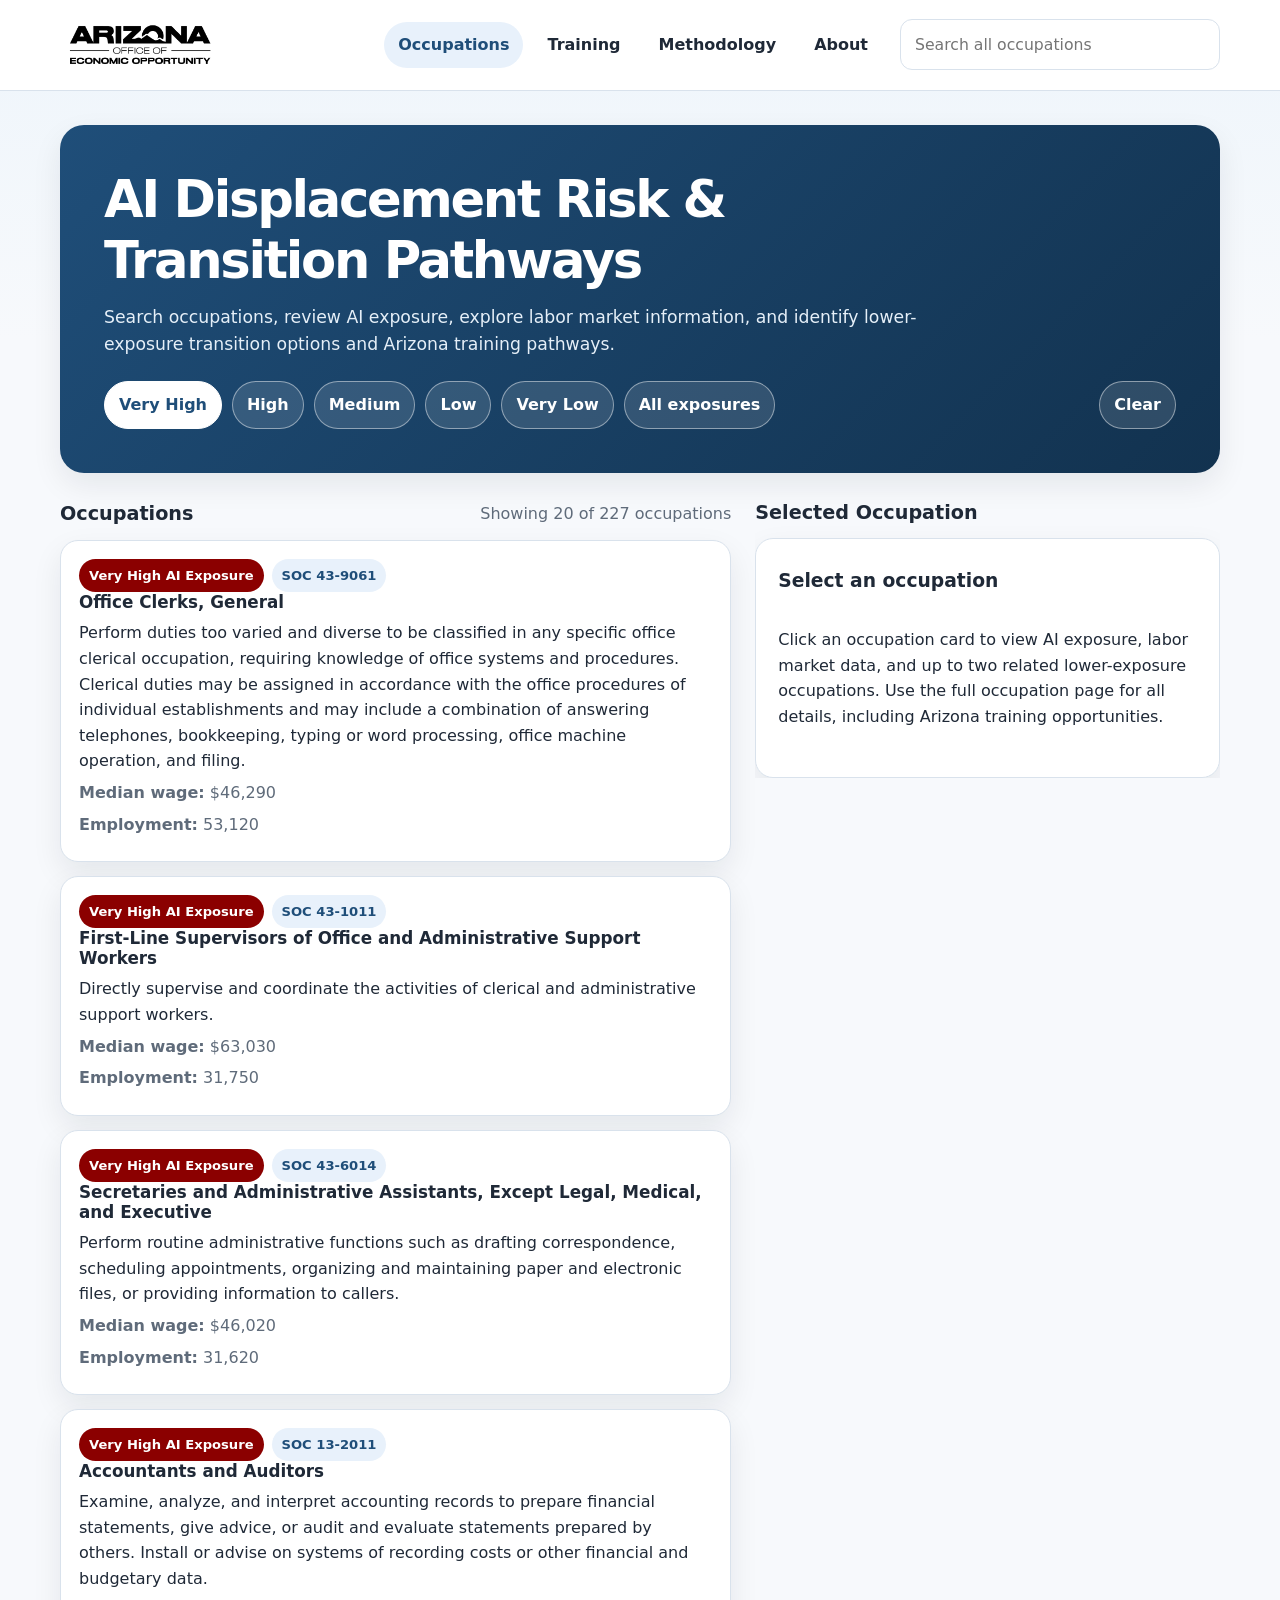
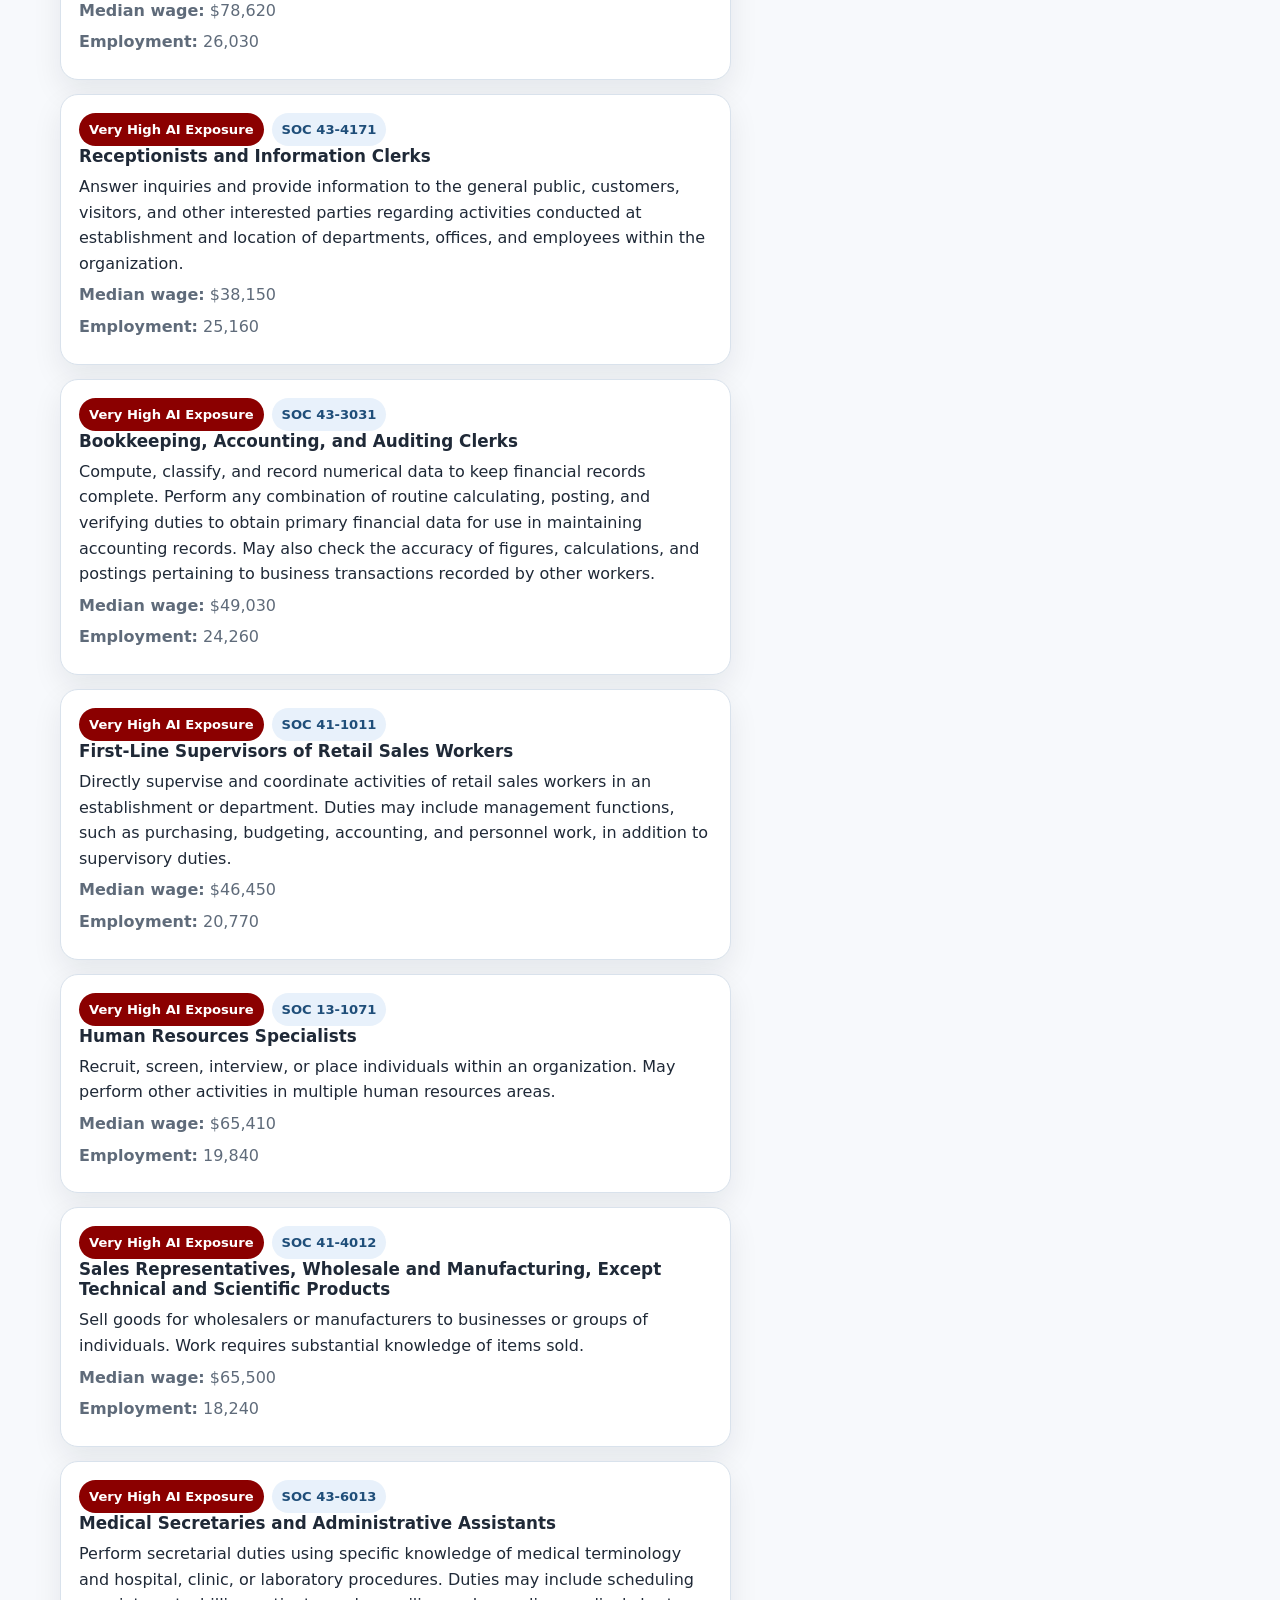
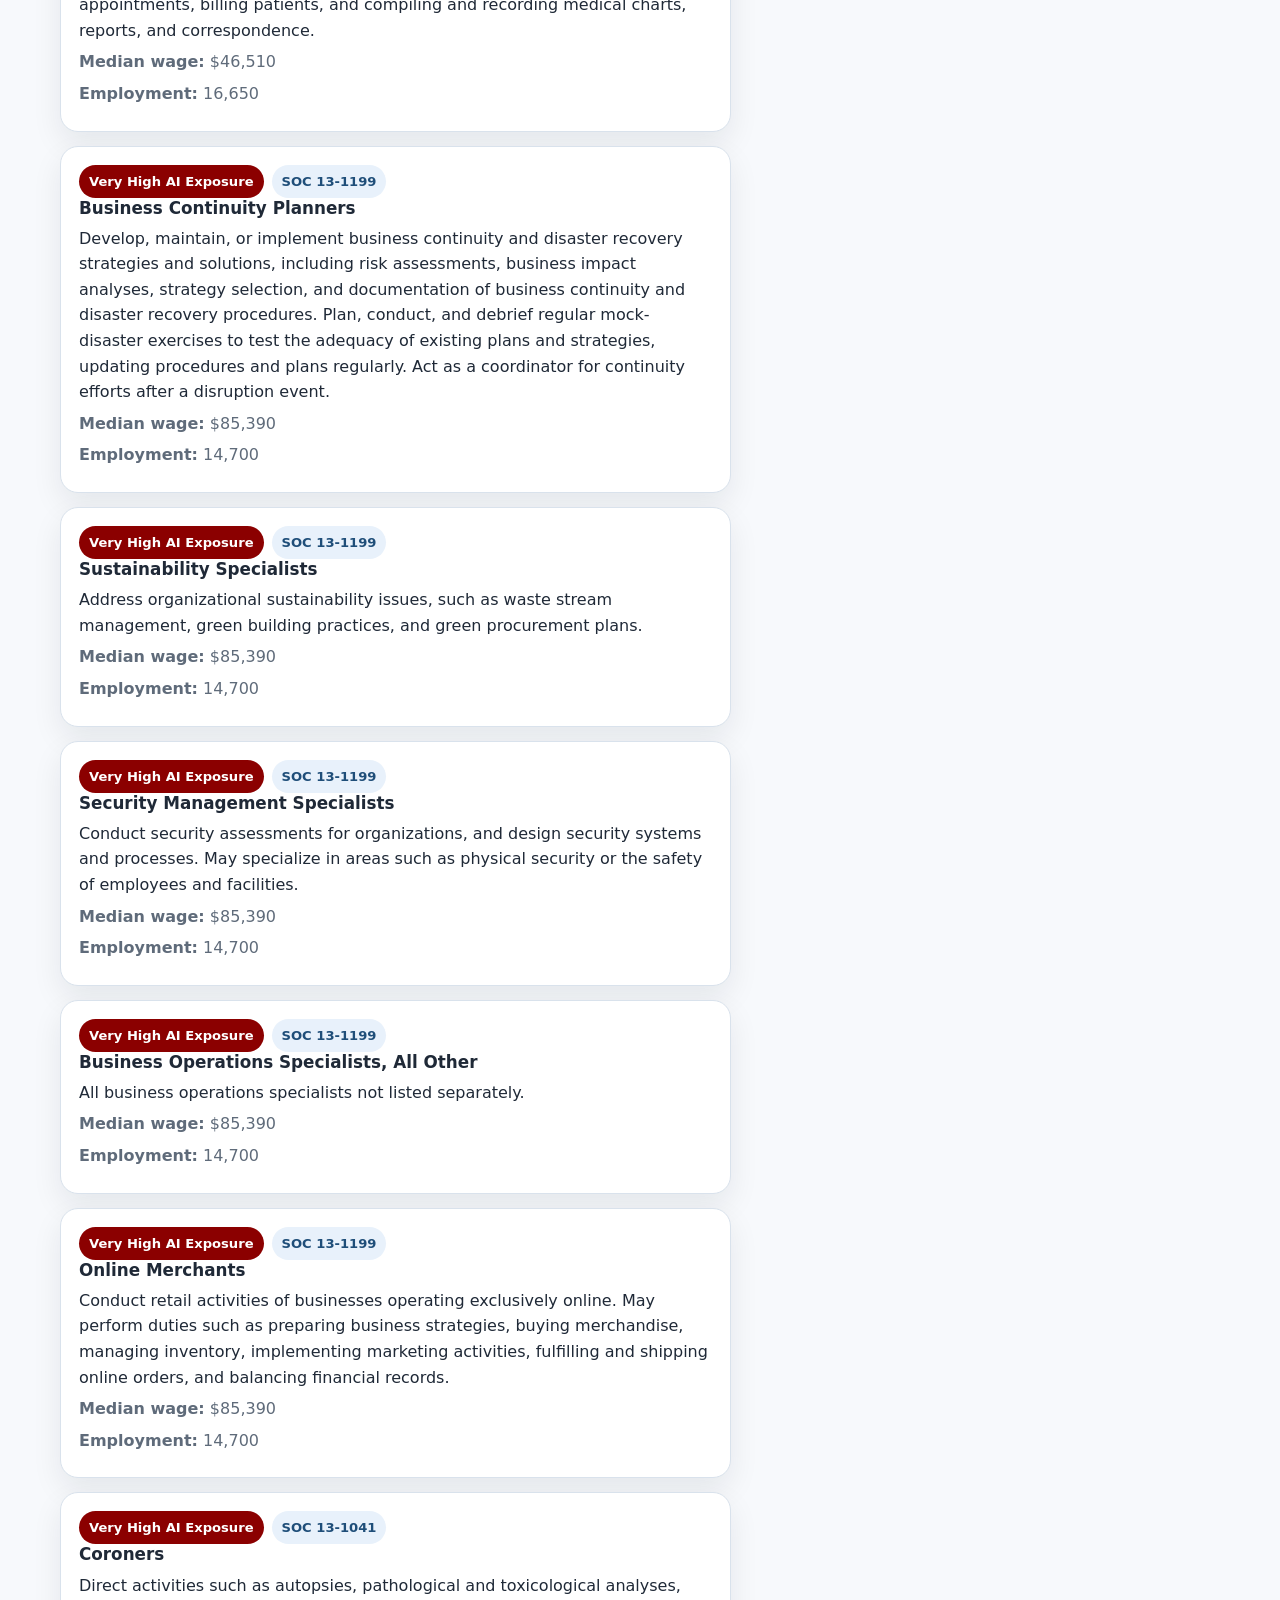
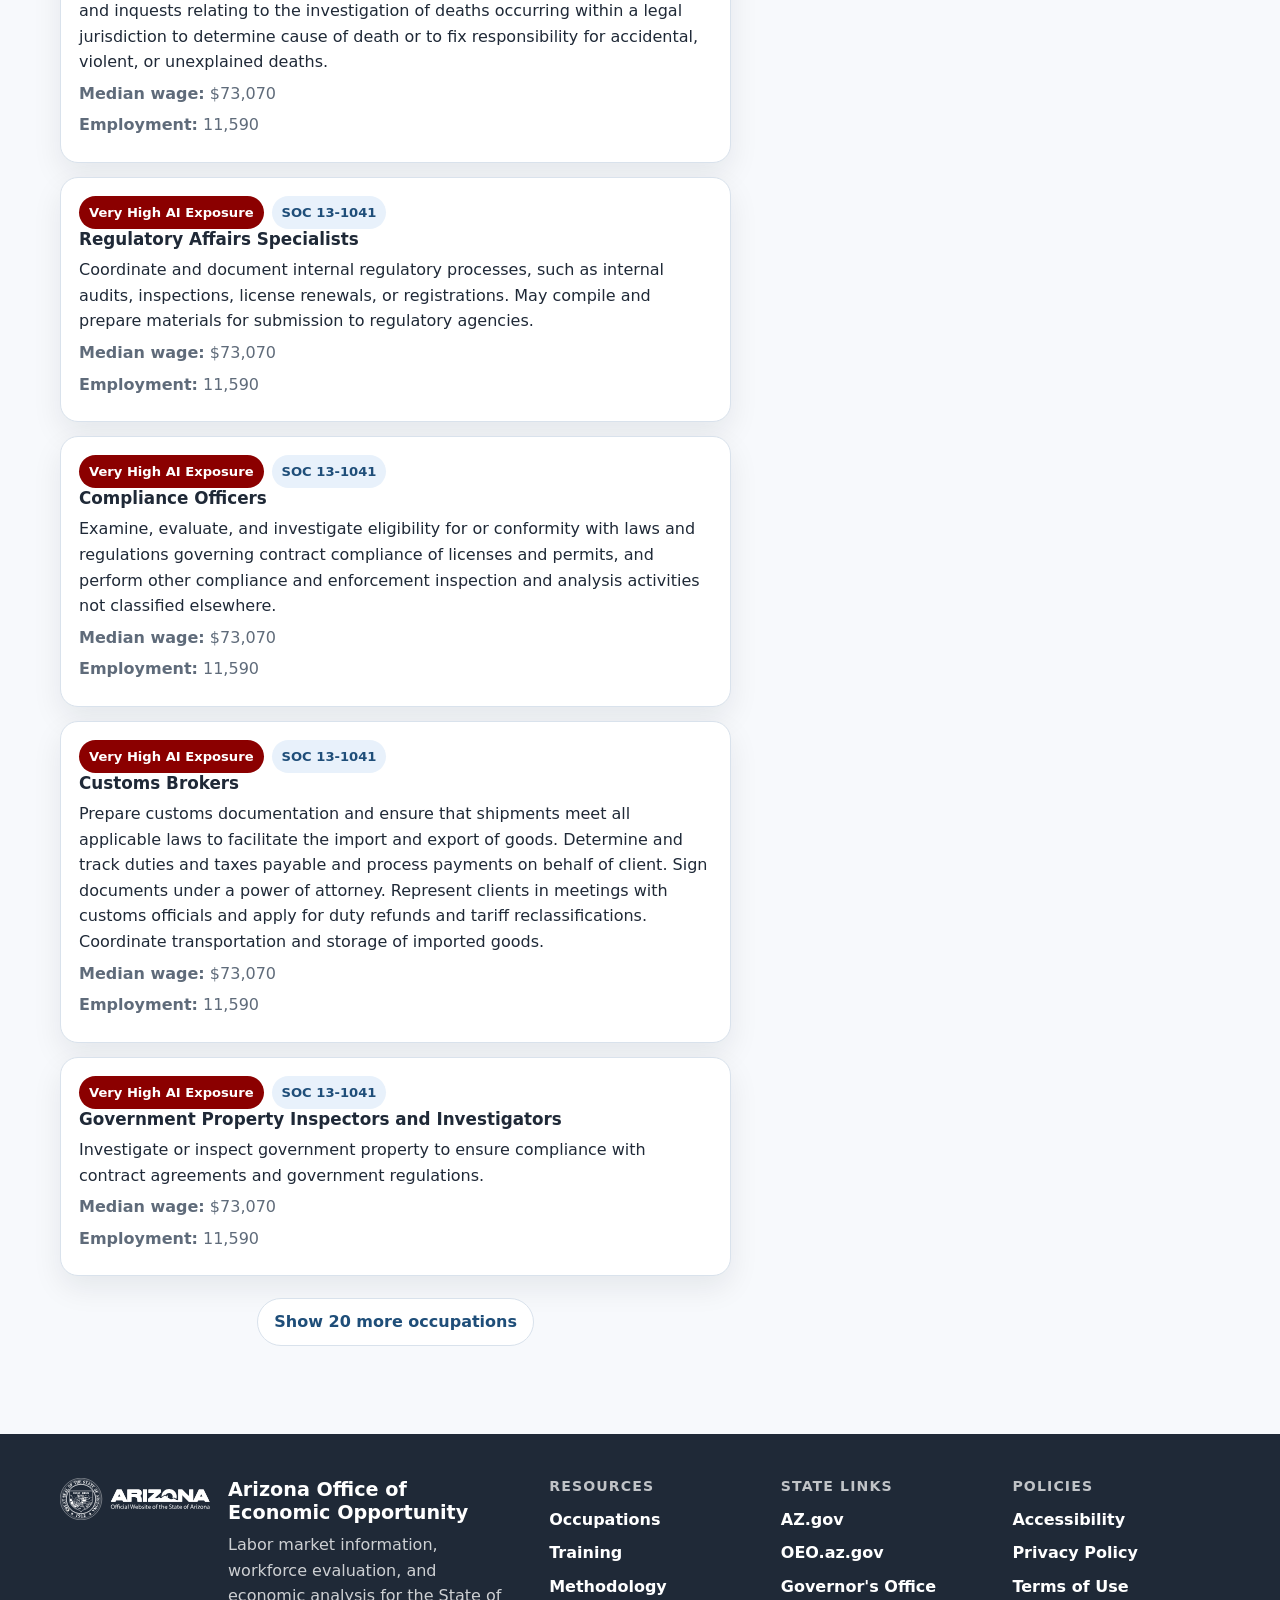
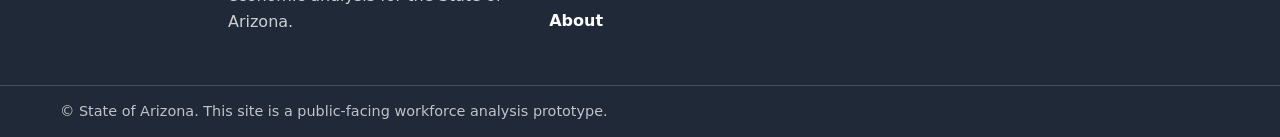
<file: index.html>
<!DOCTYPE html>
<html lang="en">
<head>
  <meta charset="UTF-8" />
  <meta name="viewport" content="width=device-width, initial-scale=1.0" />
  <title>Arizona AI Transition Pathways</title>
  <link rel="icon" type="image/png" href="assets/AZ%20ICON%20LOGO_Solid_Agnostic_Color.png" />
  <link rel="stylesheet" href="styles.css" />
  <script src="https://ajax.googleapis.com/ajax/libs/jquery/3.5.1/jquery.min.js"></script>
  <script src="https://static.az.gov/sliver/sliver.js" type="text/javascript"></script>
</head>
<body>
  <header class="site-header">
    <div class="wrap site-header-inner">
      <a class="agency-brand" href="https://oeo.az.gov/" aria-label="Arizona Office of Economic Opportunity">
        <img
          src="assets/AZ_OEO_Tertiary_Black_2000px.png"
          alt="Arizona Office of Economic Opportunity"
        />
      </a>

      <div class="site-header-actions">
        <nav class="nav-links" aria-label="Primary navigation">
          <a class="nav-link active" href="index.html">Occupations</a>
          <a class="nav-link" href="transitions.html">Training</a>
          <a class="nav-link" href="methodology.html">Methodology</a>
          <a class="nav-link" href="about.html">About</a>
        </nav>

        <form class="nav-search" id="globalSearchForm">
          <input
            id="searchInput"
            type="text"
            placeholder="Search all occupations"
            aria-label="Search all occupations"
          />
        </form>
      </div>
    </div>
  </header>
  <!-- <nav class="topbar">
    <div class="wrap topbar-inner">
      <div class="nav-links">
        <a class="nav-link active" href="index.html">Occupations</a>
        <a class="nav-link" href="transitions.html">Training</a>
        <a class="nav-link" href="methodology.html">Methodology</a>
        <a class="nav-link" href="about.html">About</a>
      </div>
      <form class="nav-search" id="globalSearchForm">
        <input id="searchInput" type="text" placeholder="Search all occupations" aria-label="Search all occupations" />
      </form>
    </div>
  </nav> -->

  <header class="hero boxed-hero">
    <div class="wrap">
      <h1>AI Displacement Risk &amp; Transition Pathways</h1>
      <p class="subtitle">
        Search occupations, review AI exposure, explore labor market information,
        and identify lower-exposure transition options and Arizona training pathways.
      </p>
      <div class="filters-row">
        <div class="filters">
          <button class="chip active" data-filter="Very High">Very High</button>
          <button class="chip" data-filter="High">High</button>
          <button class="chip" data-filter="Medium">Medium</button>
          <button class="chip" data-filter="Low">Low</button>
          <button class="chip" data-filter="Very Low">Very Low</button>
          <button class="chip" data-filter="ALL">All exposures</button>
        </div>
        <button id="clearBtn" class="secondary-btn">Clear</button>
      </div>
    </div>
  </header>

  <main class="wrap main-grid">
    <section>
      <div class="section-head">
        <h2>Occupations</h2>
        <span id="resultCount" class="muted"></span>
      </div>
      <div id="occupationList" class="card-grid"></div>

      <div class="show-more-row">
        <button id="showMoreOccupationsBtn" class="text-link show-more-occupations" type="button">
          Show more occupations
        </button>
      </div>
      
    </section>

    <aside>
      <div class="section-head right-head">
        <h2>Selected Occupation</h2>
      </div>
      <div id="detailPanel" class="detail-panel empty-state">
        <h3>Select an occupation</h3>
        <p>
          Click an occupation card to view AI exposure, labor market data, and up to two
          related lower-exposure occupations. Use the full occupation page for all details,
          including Arizona training opportunities.
        </p>
      </div>
    </aside>
  </main>

  <footer class="site-footer">
    <div class="wrap site-footer-inner">
      <div class="footer-brand">
        <img
          src="assets/Footer-Seal.svg"
          alt="State of Arizona"
        />
        <div>
          <h2>Arizona Office of Economic Opportunity</h2>
          <p>
            Labor market information, workforce evaluation, and economic analysis
            for the State of Arizona.
          </p>
        </div>
      </div>

      <div class="footer-links">
        <div>
          <h3>Resources</h3>
          <a href="index.html">Occupations</a>
          <a href="transitions.html">Training</a>
          <a href="methodology.html">Methodology</a>
          <a href="about.html">About</a>
        </div>

        <div>
          <h3>State Links</h3>
          <a href="https://az.gov/">AZ.gov</a>
          <a href="https://oeo.az.gov/">OEO.az.gov</a>
          <a href="https://azgovernor.gov/">Governor's Office</a>
        </div>

        <div>
          <h3>Policies</h3>
          <a href="https://az.gov/policy/accessibility">Accessibility</a>
          <a href="https://az.gov/privacy-policy">Privacy Policy</a>
          <a href="https://az.gov/policy/term-use-agreement">Terms of Use</a>
        </div>
      </div>
    </div>

    <div class="footer-bottom">
      <div class="wrap">
        <p>© State of Arizona. This site is a public-facing workforce analysis prototype.</p>
      </div>
    </div>
  </footer>

  <!-- <footer class="footer wrap">
  <p>
    Prototype only.
  </p>
</footer> -->

  <!-- <script src="script.js"></script> -->
  <script src="app.js"></script>
</body>
</html>
</file>
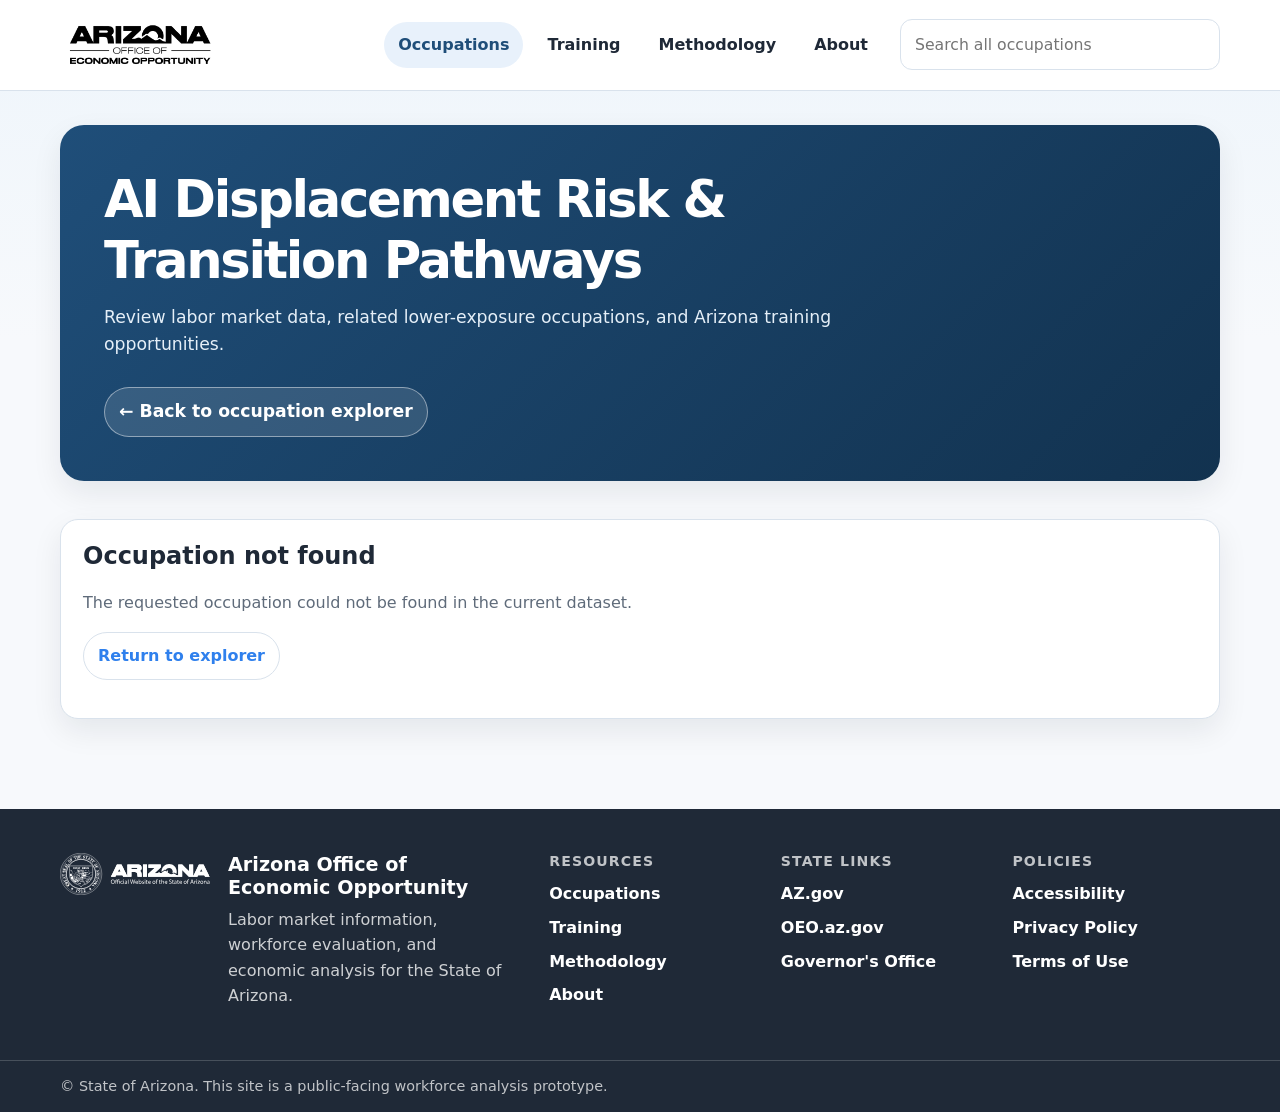
<file: occupation.html>
<!DOCTYPE html>
<html lang="en">
<head>
  <meta charset="UTF-8" />
  <meta name="viewport" content="width=device-width, initial-scale=1.0" />
  <title>AI Displacement Risk &amp; Transition Pathways</title>
  <link rel="icon" type="image/png" href="assets/AZ%20ICON%20LOGO_Solid_Agnostic_Color.png" />
  <link rel="stylesheet" href="styles.css" />
  <script src="https://ajax.googleapis.com/ajax/libs/jquery/3.5.1/jquery.min.js"></script>
  <script src="https://static.az.gov/sliver/sliver.js" type="text/javascript"></script>

</head>
<body>
  <header class="site-header">
    <div class="wrap site-header-inner">
      <a class="agency-brand" href="https://oeo.az.gov/" aria-label="Arizona Office of Economic Opportunity">
        <img
          src="assets/AZ_OEO_Tertiary_Black_2000px.png"
          alt="Arizona Office of Economic Opportunity"
        />
      </a>

      <div class="site-header-actions">
        <nav class="nav-links" aria-label="Primary navigation">
          <a class="nav-link active" href="index.html">Occupations</a>
          <a class="nav-link" href="transitions.html">Training</a>
          <a class="nav-link" href="methodology.html">Methodology</a>
          <a class="nav-link" href="about.html">About</a>
        </nav>

        <form class="nav-search" id="globalSearchForm">
          <input
            id="searchInput"
            type="text"
            placeholder="Search all occupations"
            aria-label="Search all occupations"
          />
        </form>
      </div>
    </div>
  </header>

<header class="hero boxed-hero">
  <div class="wrap">
    <h1>AI Displacement Risk &amp; Transition Pathways</h1>
    <p class="subtitle">
      Review labor market data, related lower-exposure occupations, and Arizona training opportunities.
    </p>
    <p class="hero-actions">
      <a class="secondary-btn hero-back-btn" href="index.html">← Back to occupation explorer</a>
    </p>
  </div>
</header>
  

  <main class="wrap occupation-page-wrap">
    <div id="occupationPage"></div>
  </main>

  <footer class="site-footer">
    <div class="wrap site-footer-inner">
      <div class="footer-brand">
        <img
          src="assets/Footer-Seal.svg"
          alt="State of Arizona"
        />
        <div>
          <h2>Arizona Office of Economic Opportunity</h2>
          <p>
            Labor market information, workforce evaluation, and economic analysis
            for the State of Arizona.
          </p>
        </div>
      </div>

      <div class="footer-links">
        <div>
          <h3>Resources</h3>
          <a href="index.html">Occupations</a>
          <a href="transitions.html">Training</a>
          <a href="methodology.html">Methodology</a>
          <a href="about.html">About</a>
        </div>

        <div>
          <h3>State Links</h3>
          <a href="https://az.gov/">AZ.gov</a>
          <a href="https://oeo.az.gov/">OEO.az.gov</a>
          <a href="https://azgovernor.gov/">Governor's Office</a>
        </div>

        <div>
          <h3>Policies</h3>
          <a href="https://az.gov/policy/accessibility">Accessibility</a>
          <a href="https://az.gov/privacy-policy">Privacy Policy</a>
          <a href="https://az.gov/policy/term-use-agreement">Terms of Use</a>
        </div>
      </div>
    </div>

    <div class="footer-bottom">
      <div class="wrap">
        <p>© State of Arizona. This site is a public-facing workforce analysis prototype.</p>
      </div>
    </div>
  </footer>

  <!-- <script src="script.js"></script> -->
  <script src="app.js"></script>
</body>
</html>
</file>
<file: styles.css>
:root {
  --bg: #f7f9fc;
  --card: #ffffff;
  --panel: #ffffff;
  --text: #1f2937;
  --muted: #5f6b7a;
  --line: #d9e2ec;

  --blue: #1f4e79;
  --blue-dark: #12324f;
  --blue-soft: #e8f1fb;
  --link: #2f80ed;

  --red: #a53a3a;
  --red-soft: #fdecec;
  --amber: #8a5b00;
  --amber-soft: #fff4db;
  --green: #166534;
  --green-soft: #f0fdf4;

  --shadow: 0 12px 30px rgba(15, 23, 42, 0.08);
  --radius: 16px;
  --radius-lg: 24px;
  --wrap: 1160px;
  --method-wrap: 1120px;
}

* {
  box-sizing: border-box;
}

html {
  scroll-behavior: smooth;
}

body {
  margin: 0;
  font-family: Inter, ui-sans-serif, system-ui, -apple-system, BlinkMacSystemFont, "Segoe UI", sans-serif;
  color: var(--text);
  background: linear-gradient(180deg, #eef5fb 0%, var(--bg) 340px);
  line-height: 1.6;
}

a {
  color: var(--link);
  text-decoration: none;
}

a:hover {
  text-decoration: underline;
}

.wrap {
  width: min(var(--wrap), calc(100% - 32px));
  margin: 0 auto;
}

/* ==========================================
   TOP RIBBON / PRIMARY NAVIGATION
========================================== */

/* ==========================================
   STATE / OEO BRAND HEADER
========================================== */

.site-header {
  background: #ffffff;
  border-bottom: 1px solid var(--line);
  position: sticky;
  top: 0;
  z-index: 20;
}

.site-header-inner {
  display: flex;
  align-items: center;
  justify-content: space-between;
  gap: 24px;
  padding: 16px 0;
}

.agency-brand {
  display: inline-flex;
  align-items: center;
  flex: 0 0 auto;
}

.agency-brand img {
  display: block;
  width: min(160px, 26vw);
  height: auto;
}

.site-header-actions {
  display: flex;
  align-items: center;
  justify-content: flex-end;
  gap: 18px;
  flex: 1 1 auto;
  min-width: 0;
}

.nav-links {
  display: flex;
  gap: 10px;
  flex-wrap: wrap;
  align-items: center;
}

.nav-link {
  padding: 10px 14px;
  border-radius: 999px;
  color: var(--text);
  font-weight: 650;
}

.nav-link.active,
.nav-link:hover {
  background: var(--blue-soft);
  color: var(--blue);
  text-decoration: none;
}

.nav-search {
  min-width: min(320px, 100%);
}

.nav-search input {
  width: 100%;
  padding: 12px 14px;
  border: 1px solid var(--line);
  border-radius: 12px;
  font: inherit;
  font-size: 0.98rem;
  color: var(--text);
  background: #ffffff;
}

.nav-search input:focus {
  outline: 3px solid rgba(47, 128, 237, 0.18);
  border-color: var(--link);
}

/* ==========================================
   SHARED HERO / BLUE HEADER BOX
========================================== */

.hero {
  padding: 38px 0 24px;
}

.compact-hero {
  padding-bottom: 12px;
}

.boxed-hero {
  padding: 34px 0 28px;
}

.boxed-hero .wrap,
.methodology-hero,
.page > .hero {
  background: linear-gradient(135deg, var(--blue) 0%, var(--blue-dark) 100%);
  color: #ffffff;
  border-radius: var(--radius-lg);
  box-shadow: var(--shadow);
  padding: 44px;
}

.eyebrow,
.boxed-hero .eyebrow,
.page > .hero .eyebrow {
  margin: 0 0 10px;
  text-transform: uppercase;
  letter-spacing: 0.11em;
  font-weight: 700;
  font-size: 0.78rem;
  color: #b9d7ef;
}

h1,
h2,
h3 {
  line-height: 1.2;
}

h1 {
  max-width: 880px;
  margin: 0 0 12px;
  font-size: clamp(2rem, 4vw, 3.35rem);
  letter-spacing: -0.045em;
}

.boxed-hero h1,
.page > .hero h1 {
  color: #ffffff;
  margin-bottom: 12px;
}

.subtitle,
.boxed-hero .subtitle,
.boxed-hero p,
.page > .hero p {
  max-width: 850px;
  margin: 0;
  color: #e5eff8;
  font-size: 1.08rem;
}

.boxed-hero .hero-actions {
  margin-top: 28px;
}

.boxed-hero .hero-back-btn {
  display: inline-flex;
  align-items: center;
  justify-content: center;
  width: fit-content;
  text-decoration: none;
}

.boxed-hero .hero-back-btn:hover {
  text-decoration: none;
}

.page > .hero p:not(.eyebrow) {
  margin-top: 18px;
}

/* Keeps filters readable on the Occupations page */
.boxed-hero .filters-row {
  margin-top: 22px;
}

.boxed-hero .chip,
.boxed-hero .secondary-btn {
  background: rgba(255, 255, 255, 0.12);
  color: #ffffff;
  border-color: rgba(255, 255, 255, 0.45);
}

.boxed-hero .chip.active {
  background: #ffffff;
  color: var(--blue);
  border-color: #ffffff;
}

.boxed-hero .chip:hover,
.boxed-hero .secondary-btn:hover {
  background: rgba(255, 255, 255, 0.2);
}

.hero-link {
  display: inline-block;
  margin-top: 16px;
  font-weight: 600;
}

/* ==========================================
   EXPLORER / OCCUPATION PAGES
========================================== */

.filters-row {
  display: flex;
  justify-content: space-between;
  gap: 16px;
  align-items: center;
  margin-top: 18px;
  flex-wrap: wrap;
}

.filters {
  display: flex;
  flex-wrap: wrap;
  gap: 10px;
}

.chip,
.secondary-btn,
.action-btn {
  appearance: none;
  border: 1px solid var(--line);
  background: #ffffff;
  border-radius: 999px;
  padding: 10px 14px;
  font: inherit;
  font-weight: 600;
  color: var(--text);
  cursor: pointer;
}

.chip.active {
  background: var(--blue);
  color: #ffffff;
  border-color: var(--blue);
}

.secondary-btn:hover,
.chip:hover,
.action-btn:hover {
  transform: translateY(-1px);
}

.main-grid {
  display: grid;
  grid-template-columns: minmax(0, 1.3fr) minmax(300px, 0.9fr);
  gap: 24px;
  align-items: start;
  padding-bottom: 32px;
}

.page-wrap,
.occupation-page-wrap {
  padding: 10px 0 42px;
}

.section-head {
  display: flex;
  justify-content: space-between;
  align-items: center;
  margin-bottom: 14px;
  gap: 12px;
}

.section-head h2 {
  margin: 0;
  font-size: 1.2rem;
}

.right-head {
  margin-bottom: 14px;
}

.card-grid,
.related-list,
.training-list {
  display: grid;
  gap: 14px;
}

.card,
.detail-panel,
.mini-card {
  background: var(--card);
  border: 1px solid var(--line);
  border-radius: 18px;
  box-shadow: var(--shadow);
}

.card {
  padding: 18px;
  transition: transform 0.18s ease;
  cursor: pointer;
}

.static-card {
  cursor: default;
}

.card:hover {
  transform: translateY(-2px);
}

.card h3,
.mini-card h4,
.detail-panel h2,
.detail-panel h3 {
  margin-top: 0;
}

.card h3 {
  margin-bottom: 8px;
  font-size: 1.05rem;
}

.card p {
  margin: 6px 0;
}

.badge {
  display: inline-block;
  padding: 6px 10px;
  border-radius: 999px;
  font-size: 0.82rem;
  font-weight: 700;
}

.badge.Very-High {
  background: #8b0000;
  color: #ffffff;
}

.badge.High {
  background: #d73027;
  color: #ffffff;
}

.badge.Medium {
  background: #ffd84d;
  color: #1f2937;
}

.badge.Low {
  background: #5cb85c;
  color: #ffffff;
}

.badge.Very-Low {
  background: #b7e4a8;
  color: #1b2532;
}

.badge.Blue {
  background: var(--blue-soft);
  color: var(--blue);
}

.muted {
  color: var(--muted);
}

.ai-summary {
  margin-top: 10px;
  color: var(--text);
  font-size: 1rem;
  line-height: 1.6;
}

.alt-title {
  margin-top: 10px;
  color: var(--muted);
  font-size: 0.98rem;
}

.alt-title strong {
  color: var(--text);
}

.main-grid > aside {
  position: sticky;
  top: 104px; /* adjust if your header height changes */
  align-self: start;
  max-height: calc(100vh - 124px);
  overflow-y: auto;
}

.detail-panel {
  padding: 22px;
}

.occupation-page-panel,
.static-page {
  position: static;
}

.empty-state {
  min-height: 240px;
  display: flex;
  flex-direction: column;
  justify-content: center;
}

.metrics {
  display: grid;
  grid-template-columns: repeat(2, minmax(0, 1fr));
  gap: 10px;
  margin: 16px 0;
}

.metric {
  border: 1px solid var(--line);
  border-radius: 14px;
  padding: 12px;
  background: #fbfdff;
}

.metric-label {
  font-size: 0.83rem;
  color: var(--muted);
}

.metric-value {
  font-size: 1.08rem;
  font-weight: 700;
  margin-top: 5px;
}

.subsection {
  margin-top: 22px;
}

.subsection h3 {
  margin-bottom: 10px;
}

.mini-card {
  padding: 14px;
}

.inline-row {
  display: flex;
  flex-wrap: wrap;
  gap: 8px;
  align-items: center;
}

.button-row {
  display: flex;
  gap: 10px;
  flex-wrap: wrap;
  margin-top: 10px;
}

.show-more-row {
  margin: 22px 0 8px;
  text-align: center;
}

.text-link.show-more-occupations {
  display: inline-block;
  background: #ffffff;
  border: 1px solid var(--line);
  border-radius: 999px;
  padding: 10px 16px;
  color: var(--blue);
  font: inherit;
  font-weight: 700;
  cursor: pointer;
  text-decoration: none;
}

.text-link.show-more-occupations:hover {
  background: var(--blue-soft);
  text-decoration: none;
}

.related-toggle-row {
  margin-top: 0.75rem;
}

.text-link.related-toggle {
  background: none;
  border: none;
  padding: 0;
  color: var(--link, #1a5fb4);
  font: inherit;
  font-weight: 600;
  cursor: pointer;
  text-decoration: underline;
}

.text-link.related-toggle:hover {
  text-decoration-thickness: 2px;
}

.action-link,
.full-page-link {
  display: inline-flex;
  align-items: center;
  justify-content: center;
  border: 1px solid var(--line);
  border-radius: 999px;
  padding: 10px 14px;
  font-weight: 600;
  background: #ffffff;
}

/* ==========================================
   SANKEY / TRANSITION TABLE
========================================== */

.sankey-section {
  margin-top: 28px;
}

.sankey-section-head {
  margin-bottom: 12px;
}

.sankey-section-head h3 {
  margin-bottom: 6px;
}

.sankey-note {
  margin: 0;
}

.sankey-frame {
  display: block;
  width: 100%;
  height: 800px;
  border: none;
  overflow: hidden;
}

.ranked-table-wrap {
  width: 100%;
  margin-top: 12px;
  overflow-x: auto;
}

.ranked-table {
  width: 100%;
  border-collapse: collapse;
  background: #ffffff;
  font-size: 0.9rem;
}

.ranked-table th,
.ranked-table td {
  padding: 10px 8px;
  text-align: left;
  vertical-align: top;
  white-space: normal;
}

.ranked-table th {
  font-weight: 700;
}

.ranked-table td:nth-child(2) {
  max-width: 190px;
}

.ranked-table td:nth-child(3) {
  max-width: 120px;
}

.ranked-table td:nth-child(9) {
  max-width: 140px;
}

.ranked-table .action-link,
.ranked-table .full-page-link {
  padding: 8px 10px;
  font-size: 0.85rem;
  white-space: nowrap;
}

.ranked-table th:nth-child(10),
.ranked-table td:nth-child(10) {
  min-width: 100px;
}

/* ==========================================
   METHODOLOGY PAGE BODY DESIGN
   Supports both current legacy markup (.page/.layout/.toc)
   and the cleaner methodology-* class names.
========================================== */

.page,
.methodology-page {
  width: min(var(--method-wrap), calc(100% - 36px));
  margin: 0 auto;
  padding: 42px 0 72px;
}

.methodology-page.wrap {
  width: min(var(--method-wrap), calc(100% - 36px));
}

.layout,
.methodology-layout {
  display: grid;
  grid-template-columns: 260px 1fr;
  gap: 28px;
  align-items: start;
}

.toc,
.methodology-toc {
  position: sticky;
  top: 82px;
  background: rgba(255, 255, 255, 0.92);
  border: 1px solid var(--line);
  border-radius: var(--radius);
  box-shadow: var(--shadow);
  padding: 18px;
  backdrop-filter: blur(8px);
}

.toc h2,
.methodology-toc h2 {
  font-size: 0.9rem;
  text-transform: uppercase;
  letter-spacing: 0.08em;
  color: var(--muted);
  margin: 0 0 10px;
}

.toc a,
.methodology-toc a {
  display: block;
  padding: 8px 0;
  border-bottom: 1px solid #edf1f5;
  color: var(--text);
  text-decoration: none;
  font-size: 0.94rem;
}

.toc a:last-child,
.methodology-toc a:last-child {
  border-bottom: 0;
}

.toc a:hover,
.methodology-toc a:hover {
  color: var(--link);
}

.layout main,
.methodology-content {
  display: grid;
  gap: 22px;
}

.layout section,
.methodology-content section {
  background: var(--panel);
  border: 1px solid var(--line);
  border-radius: var(--radius);
  box-shadow: var(--shadow);
  padding: 28px;
}

.layout section h2,
.methodology-content section h2 {
  color: var(--blue);
  font-size: clamp(1.35rem, 2.2vw, 2rem);
  letter-spacing: -0.025em;
  margin: 0 0 14px;
}

.layout section h3,
.methodology-content section h3 {
  font-size: 1.05rem;
  color: #172033;
  margin: 22px 0 8px;
}

.layout section p,
.methodology-content p {
  margin: 0 0 14px;
}

.layout section p:last-child,
.methodology-content p:last-child {
  margin-bottom: 0;
}

.principles,
.four-grid,
.question-grid {
  display: grid;
  gap: 14px;
  margin: 18px 0 8px;
}

.principles {
  grid-template-columns: repeat(3, 1fr);
}

.four-grid {
  grid-template-columns: repeat(2, 1fr);
}

.question-grid {
  grid-template-columns: repeat(3, 1fr);
}

.layout .mini-card,
.methodology-content .mini-card {
  border: 1px solid var(--line);
  background: #fbfdff;
  border-radius: 14px;
  padding: 16px;
  box-shadow: none;
}

.layout .mini-card strong,
.methodology-content .mini-card strong {
  display: block;
  color: var(--blue);
  margin-bottom: 6px;
}

.formula-box {
  margin: 18px 0;
  padding: 18px 20px;
  background: var(--blue-soft);
  border-left: 5px solid var(--link);
  border-radius: 14px;
  font-size: 1.05rem;
}

.formula-box code {
  display: block;
  color: #102a43;
  white-space: normal;
  font-family: "SFMono-Regular", Consolas, "Liberation Mono", Menlo, monospace;
}

.table-wrap {
  overflow-x: auto;
  border: 1px solid var(--line);
  border-radius: 14px;
  margin: 18px 0 8px;
}

.layout table,
.methodology-content table {
  width: 100%;
  border-collapse: collapse;
  min-width: 780px;
  font-size: 0.95rem;
}

.layout caption,
.methodology-content caption {
  caption-side: top;
  text-align: left;
  font-weight: 700;
  color: var(--blue);
  padding: 14px 16px;
  background: #f4f8fc;
  border-bottom: 1px solid var(--line);
}

.layout th,
.layout td,
.methodology-content th,
.methodology-content td {
  padding: 13px 16px;
  border-bottom: 1px solid #e7edf3;
  vertical-align: top;
  text-align: left;
}

.layout th,
.methodology-content th {
  background: #f8fafc;
  font-size: 0.82rem;
  letter-spacing: 0.06em;
  text-transform: uppercase;
  color: var(--muted);
}

.layout tr:last-child td,
.methodology-content tr:last-child td {
  border-bottom: 0;
}

.method-flow {
  display: grid;
  grid-template-columns: repeat(4, 1fr);
  gap: 12px;
  margin: 20px 0 4px;
}

.step {
  position: relative;
  padding: 16px;
  border: 1px solid var(--line);
  border-radius: 14px;
  background: #fbfdff;
}

.step span {
  display: inline-flex;
  align-items: center;
  justify-content: center;
  width: 28px;
  height: 28px;
  margin-bottom: 8px;
  border-radius: 999px;
  background: var(--blue);
  color: #ffffff;
  font-weight: 800;
  font-size: 0.82rem;
}

.step strong {
  display: block;
  margin-bottom: 4px;
  color: #102a43;
}

.step-title {
  display: flex;
  align-items: center;
  gap: 0.5rem;
}

.callout {
  background: #e3f2fd;
  border-left: 5px solid #1f4e79;
  color: #1f2933;
  padding: 1rem 1.25rem;
  border-radius: 10px;
  margin: 1.25rem 0;
}

.references li {
  margin-bottom: 10px;
}

/* ==========================================
   STATE / OEO FOOTER
========================================== */

.site-footer {
  margin-top: 48px;
  background: #1f2937;
  color: #ffffff;
}

.site-footer a {
  color: #ffffff;
  text-decoration: none;
}

.site-footer a:hover {
  text-decoration: underline;
}

.site-footer-inner {
  display: grid;
  grid-template-columns: minmax(280px, 1.2fr) minmax(320px, 1.8fr);
  gap: 42px;
  padding: 44px 0;
}

.footer-brand {
  display: flex;
  gap: 18px;
  align-items: flex-start;
}

.footer-brand img {
  width: 150px;
  height: auto;
  flex: 0 0 auto;
}

.footer-brand h2 {
  margin: 0 0 8px;
  font-size: 1.2rem;
  color: #ffffff;
}

.footer-brand p {
  margin: 0;
  color: rgba(255, 255, 255, 0.78);
}

.footer-links {
  display: grid;
  grid-template-columns: repeat(3, minmax(0, 1fr));
  gap: 24px;
}

.footer-links h3 {
  margin: 0 0 12px;
  font-size: 0.88rem;
  text-transform: uppercase;
  letter-spacing: 0.08em;
  color: rgba(255, 255, 255, 0.72);
}

.footer-links a {
  display: block;
  margin: 0 0 8px;
  font-weight: 600;
}

.footer-bottom {
  border-top: 1px solid rgba(255, 255, 255, 0.18);
  padding: 14px 0;
  color: rgba(255, 255, 255, 0.72);
}

.footer-bottom p {
  margin: 0;
  font-size: 0.9rem;
}

/* ==========================================
   RESPONSIVE
========================================== */

@media (max-width: 960px) {
  .topbar-inner,
  .filters-row,
  .main-grid {
    grid-template-columns: 1fr;
  }

  .topbar-inner {
    display: grid;
  }

  .nav-search {
    min-width: 0;
  }

  .main-grid {
    display: grid;
  }

  .main-grid > aside {
    position: static;
    max-height: none;
    overflow: visible;
  }

  .detail-panel {
    position: static;
  }

  .metrics {
    grid-template-columns: 1fr;
  }

  .layout,
  .methodology-layout {
    grid-template-columns: 1fr;
  }

  .toc,
  .methodology-toc {
    position: relative;
    top: auto;
  }

  .principles,
  .method-flow,
  .question-grid {
    grid-template-columns: 1fr;
  }

  .four-grid {
    grid-template-columns: 1fr;
  }

  .sankey-frame {
    height: 860px;
    min-height: 680px;
  }
  .site-header-inner,
  .site-header-actions {
    display: grid;
    justify-items: start;
  }

  .site-header-actions {
    width: 100%;
  }

  .nav-search {
    width: 100%;
  }

  .site-footer-inner,
  .footer-links {
    grid-template-columns: 1fr;
  }
}

@media (max-width: 680px) {
  .wrap,
  .page,
  .methodology-page,
  .methodology-page.wrap {
    width: min(100% - 24px, var(--wrap));
  }

  .page,
  .methodology-page {
    padding-top: 22px;
  }

  .boxed-hero .wrap,
  .methodology-hero,
  .page > .hero,
  .layout section,
  .methodology-content section,
  .card {
    padding: 22px;
  }

  h1 {
    font-size: clamp(1.9rem, 10vw, 2.55rem);
  }
  .footer-brand {
    display: grid;
  }

  .footer-brand img {
    width: 132px;
  }

  .agency-brand img {
    width: min(140, 43vw);
  }
}
</file>
